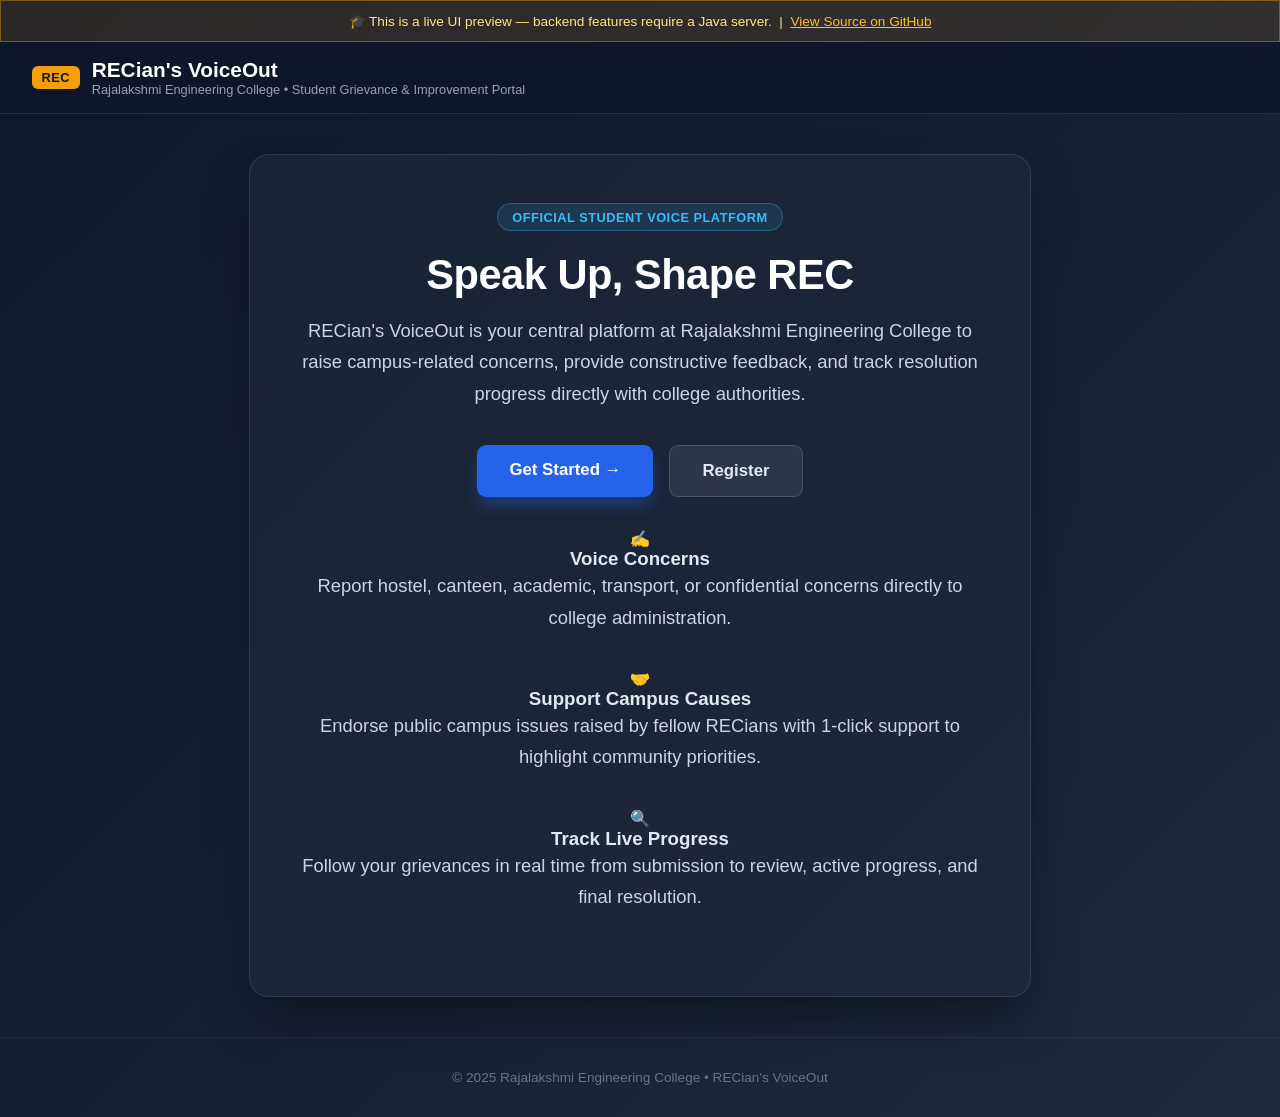
<file: docs/index.html>
<!DOCTYPE html>
<html lang="en">
<head>
    <meta charset="UTF-8">
    <meta name="viewport" content="width=device-width, initial-scale=1.0">
    <title>RECian's VoiceOut - Rajalakshmi Engineering College</title>
    <meta name="description" content="RECian's VoiceOut is the official student grievance and improvement portal for Rajalakshmi Engineering College. Raise concerns, track progress, and shape your campus.">
    <link rel="stylesheet" href="css/style.css">
    <style>
        .demo-notice {
            background: rgba(245, 158, 11, 0.12);
            border: 1px solid rgba(245, 158, 11, 0.4);
            color: #fde68a;
            padding: 0.75rem 1.25rem;
            text-align: center;
            font-size: 0.85rem;
        }
    </style>
</head>
<body>
    <div class="demo-notice">
        🎓 This is a live UI preview — backend features require a Java server. &nbsp;|&nbsp;
        <a href="https://github.com/raghulsankar18/RECians-VoiceOut-1" target="_blank" style="color:#fbbf24;">View Source on GitHub</a>
    </div>

    <header>
        <div class="logo-area">
            <span class="badge">REC</span>
            <div>
                <div class="title-text">RECian's VoiceOut</div>
                <div class="sub-tagline">Rajalakshmi Engineering College &bull; Student Grievance &amp; Improvement Portal</div>
            </div>
        </div>
    </header>

    <main class="container">
        <section class="hero-card">
            <span class="hero-tag">Official Student Voice Platform</span>
            <h1>Speak Up, Shape REC</h1>
            <p>
                RECian's VoiceOut is your central platform at Rajalakshmi Engineering College to raise campus-related
                concerns, provide constructive feedback, and track resolution progress directly with college authorities.
            </p>

            <div class="btn-group">
                <a href="student/login.html" class="btn btn-primary btn-large">Get Started &rarr;</a>
                <a href="student/register.html" class="btn btn-secondary btn-large">Register</a>
            </div>

            <div class="feature-grid">
                <div class="feature-item">
                    <div class="feature-icon">&#9997;</div>
                    <h3>Voice Concerns</h3>
                    <p>Report hostel, canteen, academic, transport, or confidential concerns directly to college administration.</p>
                </div>
                <div class="feature-item">
                    <div class="feature-icon">&#129309;</div>
                    <h3>Support Campus Causes</h3>
                    <p>Endorse public campus issues raised by fellow RECians with 1-click support to highlight community priorities.</p>
                </div>
                <div class="feature-item">
                    <div class="feature-icon">&#128269;</div>
                    <h3>Track Live Progress</h3>
                    <p>Follow your grievances in real time from submission to review, active progress, and final resolution.</p>
                </div>
            </div>
        </section>
    </main>

    <footer>
        &copy; 2025 Rajalakshmi Engineering College &bull; RECian's VoiceOut
    </footer>
</body>
</html>
</file>
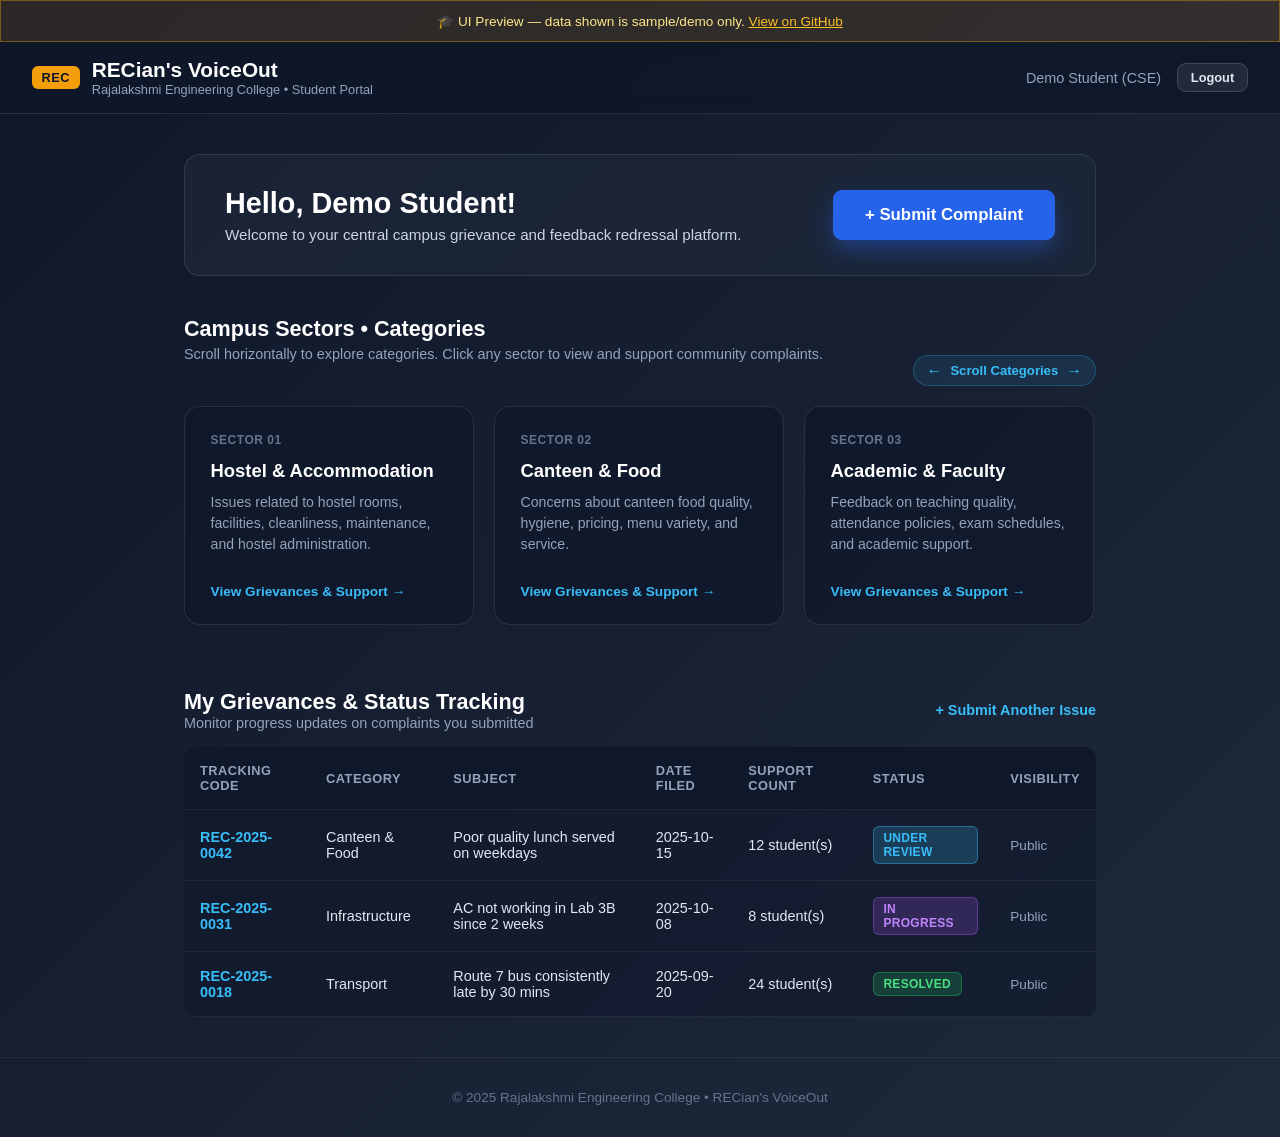
<file: docs/student/dashboard.html>
<!DOCTYPE html>
<html lang="en">
<head>
    <meta charset="UTF-8">
    <meta name="viewport" content="width=device-width, initial-scale=1.0">
    <title>Student Dashboard - RECian's VoiceOut</title>
    <meta name="description" content="Student dashboard for RECian's VoiceOut — view campus categories, submit and track grievances.">
    <link rel="stylesheet" href="../css/style.css">
    <style>
        .demo-notice { background: rgba(245,158,11,.12); border: 1px solid rgba(245,158,11,.4); color: #fde68a; padding: .75rem 1.25rem; text-align:center; font-size:.85rem; }
        .demo-notice a { color: #fbbf24; }
    </style>
</head>
<body>
    <div class="demo-notice">
        🎓 UI Preview — data shown is sample/demo only.
        <a href="https://github.com/raghulsankar18/RECians-VoiceOut-1" target="_blank">View on GitHub</a>
    </div>

    <header>
        <div class="logo-area">
            <span class="badge">REC</span>
            <div>
                <div class="title-text">RECian's VoiceOut</div>
                <div class="sub-tagline">Rajalakshmi Engineering College &bull; Student Portal</div>
            </div>
        </div>
        <div style="display:flex;align-items:center;gap:1rem;">
            <span style="font-size:.9rem;color:#94a3b8;">Demo Student (CSE)</span>
            <a href="login.html" class="btn btn-secondary" style="padding:.4rem .8rem;font-size:.8rem;">Logout</a>
        </div>
    </header>

    <main class="container">
        <!-- Dashboard Greeting -->
        <div class="dashboard-greeting">
            <div>
                <h2>Hello, Demo Student!</h2>
                <p>Welcome to your central campus grievance and feedback redressal platform.</p>
            </div>
            <div>
                <a href="submit-complaint.html" class="btn btn-primary btn-large submit-cta-btn">&#43; Submit Complaint</a>
            </div>
        </div>

        <!-- Categories Carousel -->
        <div class="carousel-header-area">
            <div>
                <h3 class="section-heading">Campus Sectors &bull; Categories</h3>
                <p class="section-subheading">Scroll horizontally to explore categories. Click any sector to view and support community complaints.</p>
            </div>
            <div class="carousel-nav-hint">
                <span class="scroll-arrow">&larr;</span>
                <span>Scroll Categories</span>
                <span class="scroll-arrow">&rarr;</span>
            </div>
        </div>

        <div class="category-carousel-wrapper">
            <div class="category-carousel" id="categoryCarousel">
                <a href="#" class="carousel-card" onclick="alert('Requires live backend'); return false;">
                    <div class="carousel-card-top"><span class="category-index">Sector 01</span></div>
                    <h4>Hostel &amp; Accommodation</h4>
                    <p>Issues related to hostel rooms, facilities, cleanliness, maintenance, and hostel administration.</p>
                    <span class="card-action">View Grievances &amp; Support &rarr;</span>
                </a>
                <a href="#" class="carousel-card" onclick="alert('Requires live backend'); return false;">
                    <div class="carousel-card-top"><span class="category-index">Sector 02</span></div>
                    <h4>Canteen &amp; Food</h4>
                    <p>Concerns about canteen food quality, hygiene, pricing, menu variety, and service.</p>
                    <span class="card-action">View Grievances &amp; Support &rarr;</span>
                </a>
                <a href="#" class="carousel-card" onclick="alert('Requires live backend'); return false;">
                    <div class="carousel-card-top"><span class="category-index">Sector 03</span></div>
                    <h4>Academic &amp; Faculty</h4>
                    <p>Feedback on teaching quality, attendance policies, exam schedules, and academic support.</p>
                    <span class="card-action">View Grievances &amp; Support &rarr;</span>
                </a>
                <a href="#" class="carousel-card" onclick="alert('Requires live backend'); return false;">
                    <div class="carousel-card-top"><span class="category-index">Sector 04</span></div>
                    <h4>Transport &amp; Bus</h4>
                    <p>Complaints and suggestions related to college bus routes, timings, driver conduct, and vehicle condition.</p>
                    <span class="card-action">View Grievances &amp; Support &rarr;</span>
                </a>
                <a href="#" class="carousel-card" onclick="alert('Requires live backend'); return false;">
                    <div class="carousel-card-top"><span class="category-index">Sector 05</span></div>
                    <h4>Infrastructure &amp; Facilities</h4>
                    <p>Issues with classrooms, labs, restrooms, electricity, water supply, and campus maintenance.</p>
                    <span class="card-action">View Grievances &amp; Support &rarr;</span>
                </a>
                <a href="#" class="carousel-card category-confidential" onclick="alert('Requires live backend'); return false;">
                    <div class="carousel-card-top">
                        <span class="category-index">Sector 06</span>
                        <span class="badge-confidential">&#128274; Confidential</span>
                    </div>
                    <h4>Confidential Concerns</h4>
                    <p>Private and sensitive issues visible only to you and college authorities. Complete anonymity guaranteed.</p>
                    <span class="card-action">Submit Privately &rarr;</span>
                </a>
            </div>
        </div>

        <!-- My Grievances Table -->
        <div class="recent-section" style="margin-top:2.5rem;">
            <div style="display:flex;justify-content:space-between;align-items:center;margin-bottom:1rem;">
                <div>
                    <h3 class="section-heading" style="margin:0;">My Grievances &amp; Status Tracking</h3>
                    <p class="section-subheading" style="margin:0;">Monitor progress updates on complaints you submitted</p>
                </div>
                <a href="submit-complaint.html" class="link-highlight" style="font-size:.9rem;">&#43; Submit Another Issue</a>
            </div>

            <div class="table-responsive">
                <table class="data-table">
                    <thead>
                        <tr>
                            <th>Tracking Code</th>
                            <th>Category</th>
                            <th>Subject</th>
                            <th>Date Filed</th>
                            <th>Support Count</th>
                            <th>Status</th>
                            <th>Visibility</th>
                        </tr>
                    </thead>
                    <tbody>
                        <tr>
                            <td><strong style="color:#38bdf8;">REC-2025-0042</strong></td>
                            <td>Canteen &amp; Food</td>
                            <td>Poor quality lunch served on weekdays</td>
                            <td>2025-10-15</td>
                            <td>12 student(s)</td>
                            <td><span class="status-badge status-under-review">Under Review</span></td>
                            <td><span style="color:#94a3b8;font-size:.85rem;">Public</span></td>
                        </tr>
                        <tr>
                            <td><strong style="color:#38bdf8;">REC-2025-0031</strong></td>
                            <td>Infrastructure</td>
                            <td>AC not working in Lab 3B since 2 weeks</td>
                            <td>2025-10-08</td>
                            <td>8 student(s)</td>
                            <td><span class="status-badge status-in-progress">In Progress</span></td>
                            <td><span style="color:#94a3b8;font-size:.85rem;">Public</span></td>
                        </tr>
                        <tr>
                            <td><strong style="color:#38bdf8;">REC-2025-0018</strong></td>
                            <td>Transport</td>
                            <td>Route 7 bus consistently late by 30 mins</td>
                            <td>2025-09-20</td>
                            <td>24 student(s)</td>
                            <td><span class="status-badge status-resolved">Resolved</span></td>
                            <td><span style="color:#94a3b8;font-size:.85rem;">Public</span></td>
                        </tr>
                    </tbody>
                </table>
            </div>
        </div>
    </main>

    <footer>
        &copy; 2025 Rajalakshmi Engineering College &bull; RECian's VoiceOut
    </footer>
</body>
</html>
</file>
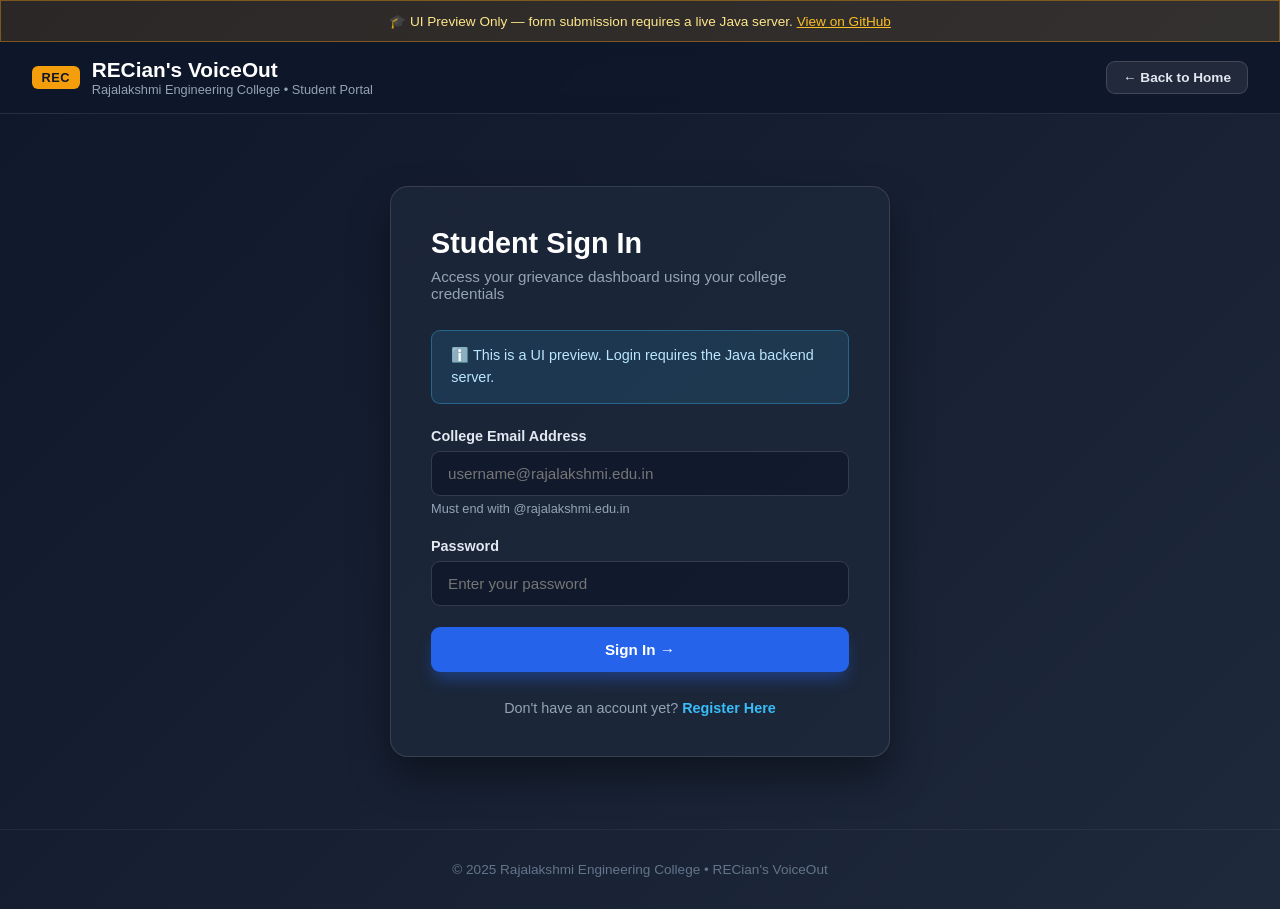
<file: docs/student/login.html>
<!DOCTYPE html>
<html lang="en">
<head>
    <meta charset="UTF-8">
    <meta name="viewport" content="width=device-width, initial-scale=1.0">
    <title>Student Sign In - RECian's VoiceOut</title>
    <meta name="description" content="Sign in to the RECian's VoiceOut student grievance portal using your college credentials.">
    <link rel="stylesheet" href="../css/style.css">
    <style>
        .demo-notice { background: rgba(245,158,11,.12); border: 1px solid rgba(245,158,11,.4); color: #fde68a; padding: .75rem 1.25rem; text-align:center; font-size:.85rem; }
        .demo-notice a { color: #fbbf24; }
    </style>
</head>
<body>
    <div class="demo-notice">
        🎓 UI Preview Only — form submission requires a live Java server.
        <a href="https://github.com/raghulsankar18/RECians-VoiceOut-1" target="_blank">View on GitHub</a>
    </div>

    <header>
        <div class="logo-area">
            <span class="badge">REC</span>
            <div>
                <a href="../index.html" style="text-decoration:none;color:inherit;">
                    <div class="title-text">RECian's VoiceOut</div>
                </a>
                <div class="sub-tagline">Rajalakshmi Engineering College &bull; Student Portal</div>
            </div>
        </div>
        <div>
            <a href="../index.html" class="btn btn-secondary" style="padding:.5rem 1rem;font-size:.85rem;">&larr; Back to Home</a>
        </div>
    </header>

    <main class="container">
        <div class="auth-card">
            <h2>Student Sign In</h2>
            <p class="subtitle">Access your grievance dashboard using your college credentials</p>

            <div class="alert alert-info">
                ℹ️ This is a UI preview. Login requires the Java backend server.
            </div>

            <form onsubmit="return false;">
                <div class="form-group">
                    <label for="email">College Email Address</label>
                    <input type="email" id="email" name="email" placeholder="username@rajalakshmi.edu.in" required>
                    <small class="form-hint">Must end with @rajalakshmi.edu.in</small>
                </div>
                <div class="form-group">
                    <label for="password">Password</label>
                    <input type="password" id="password" name="password" placeholder="Enter your password" required>
                </div>
                <button type="button" class="btn btn-primary btn-block" onclick="alert('Backend required for login. This is a UI preview.')">Sign In &rarr;</button>
            </form>

            <div class="auth-footer">
                Don't have an account yet?
                <a href="register.html" class="link-highlight">Register Here</a>
            </div>
        </div>
    </main>

    <footer>
        &copy; 2025 Rajalakshmi Engineering College &bull; RECian's VoiceOut
    </footer>
</body>
</html>
</file>
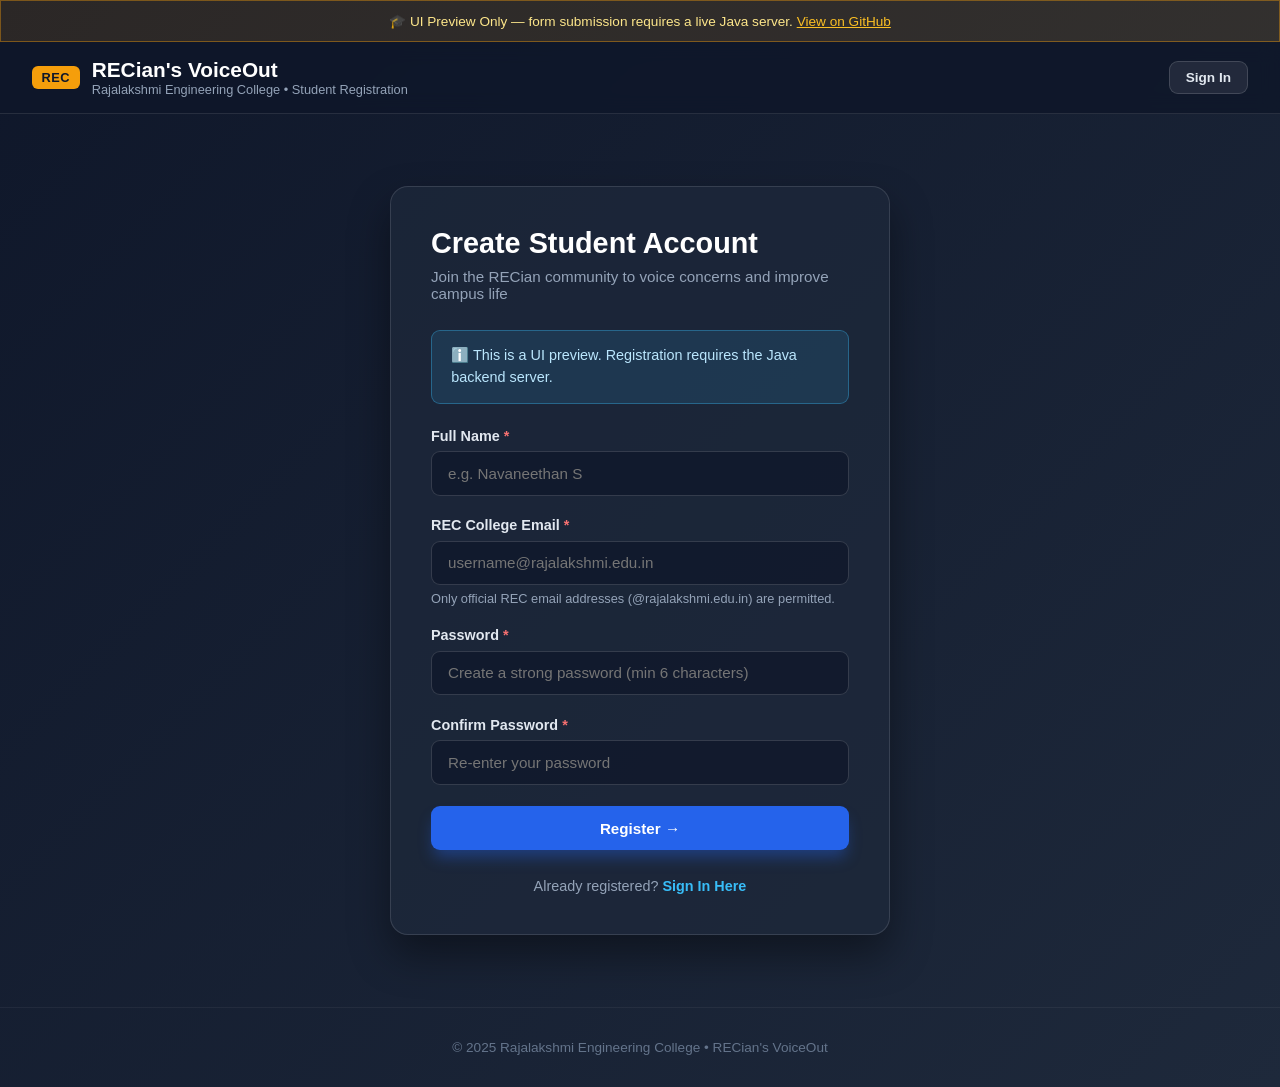
<file: docs/student/register.html>
<!DOCTYPE html>
<html lang="en">
<head>
    <meta charset="UTF-8">
    <meta name="viewport" content="width=device-width, initial-scale=1.0">
    <title>Student Registration - RECian's VoiceOut</title>
    <meta name="description" content="Register for the RECian's VoiceOut student grievance portal using your official college email.">
    <link rel="stylesheet" href="../css/style.css">
    <style>
        .demo-notice { background: rgba(245,158,11,.12); border: 1px solid rgba(245,158,11,.4); color: #fde68a; padding: .75rem 1.25rem; text-align:center; font-size:.85rem; }
        .demo-notice a { color: #fbbf24; }
    </style>
</head>
<body>
    <div class="demo-notice">
        🎓 UI Preview Only — form submission requires a live Java server.
        <a href="https://github.com/raghulsankar18/RECians-VoiceOut-1" target="_blank">View on GitHub</a>
    </div>

    <header>
        <div class="logo-area">
            <span class="badge">REC</span>
            <div>
                <a href="../index.html" style="text-decoration:none;color:inherit;">
                    <div class="title-text">RECian's VoiceOut</div>
                </a>
                <div class="sub-tagline">Rajalakshmi Engineering College &bull; Student Registration</div>
            </div>
        </div>
        <div>
            <a href="login.html" class="btn btn-secondary" style="padding:.5rem 1rem;font-size:.85rem;">Sign In</a>
        </div>
    </header>

    <main class="container">
        <div class="auth-card">
            <h2>Create Student Account</h2>
            <p class="subtitle">Join the RECian community to voice concerns and improve campus life</p>

            <div class="alert alert-info">
                ℹ️ This is a UI preview. Registration requires the Java backend server.
            </div>

            <form onsubmit="return false;">
                <div class="form-group">
                    <label for="fullName">Full Name <span class="required">*</span></label>
                    <input type="text" id="fullName" name="fullName" placeholder="e.g. Navaneethan S" required>
                </div>
                <div class="form-group">
                    <label for="email">REC College Email <span class="required">*</span></label>
                    <input type="email" id="email" name="email" placeholder="username@rajalakshmi.edu.in"
                           pattern=".+@rajalakshmi\.edu\.in$" title="Must end with @rajalakshmi.edu.in" required>
                    <small class="form-hint">Only official REC email addresses (@rajalakshmi.edu.in) are permitted.</small>
                </div>
                <div class="form-group">
                    <label for="password">Password <span class="required">*</span></label>
                    <input type="password" id="password" name="password"
                           placeholder="Create a strong password (min 6 characters)" minlength="6" required>
                </div>
                <div class="form-group">
                    <label for="confirmPassword">Confirm Password <span class="required">*</span></label>
                    <input type="password" id="confirmPassword" name="confirmPassword"
                           placeholder="Re-enter your password" minlength="6" required>
                </div>
                <button type="button" class="btn btn-primary btn-block"
                    onclick="alert('Backend required for registration. This is a UI preview.')">Register &rarr;</button>
            </form>

            <div class="auth-footer">
                Already registered?
                <a href="login.html" class="link-highlight">Sign In Here</a>
            </div>
        </div>
    </main>

    <footer>
        &copy; 2025 Rajalakshmi Engineering College &bull; RECian's VoiceOut
    </footer>
</body>
</html>
</file>
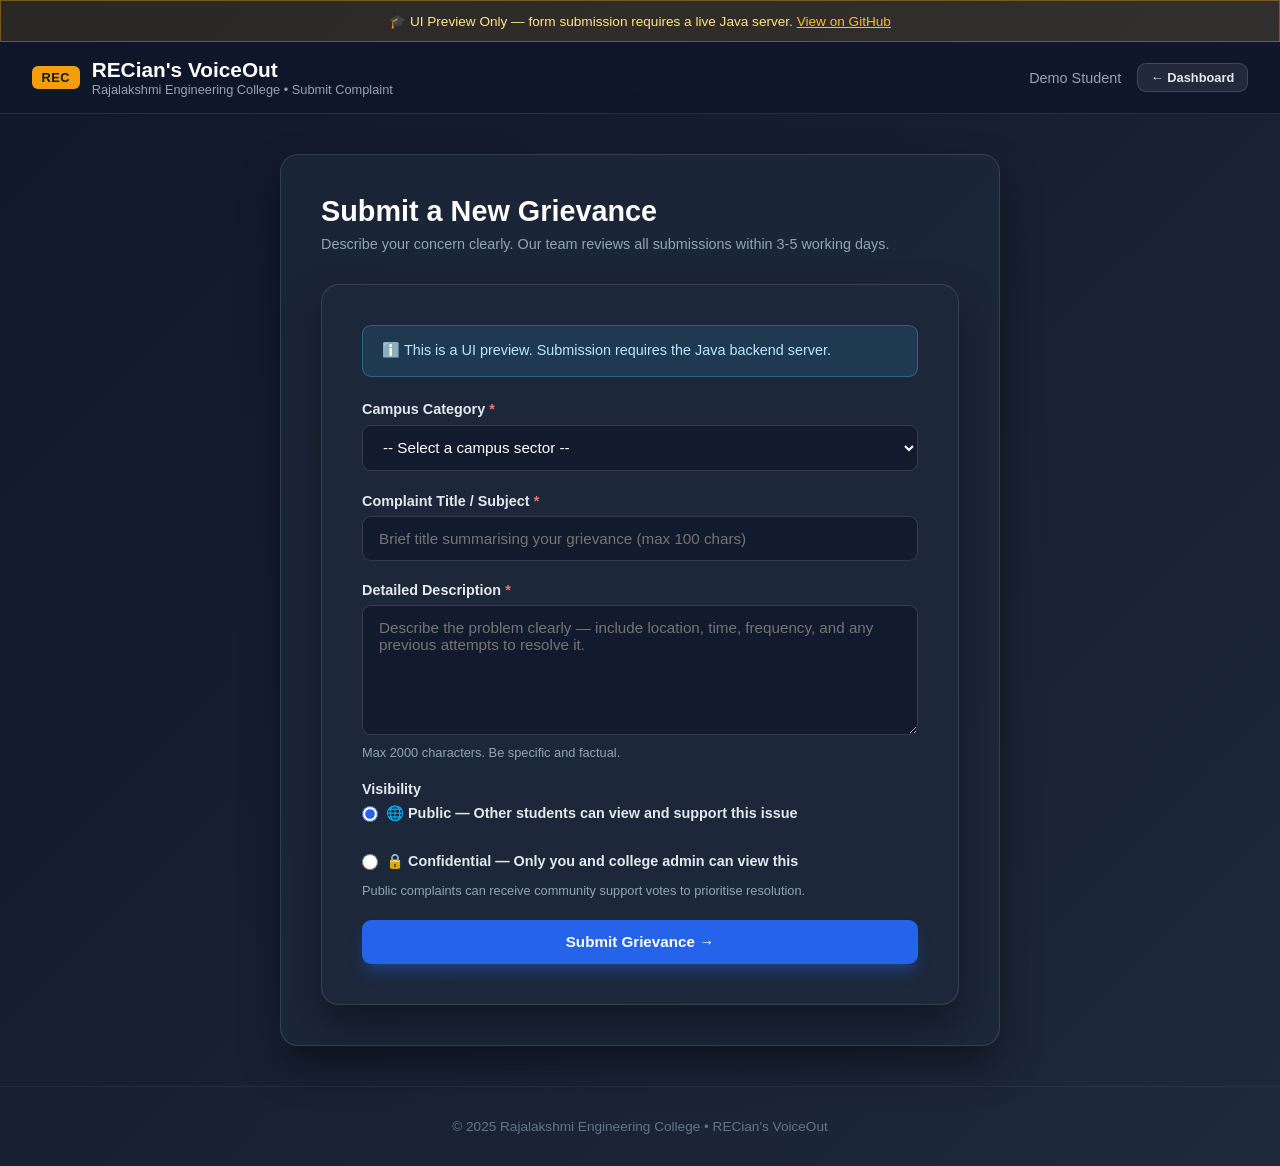
<file: docs/student/submit-complaint.html>
<!DOCTYPE html>
<html lang="en">
<head>
    <meta charset="UTF-8">
    <meta name="viewport" content="width=device-width, initial-scale=1.0">
    <title>Submit Complaint - RECian's VoiceOut</title>
    <meta name="description" content="Submit a campus grievance or feedback on RECian's VoiceOut portal for Rajalakshmi Engineering College.">
    <link rel="stylesheet" href="../css/style.css">
    <style>
        .demo-notice { background: rgba(245,158,11,.12); border: 1px solid rgba(245,158,11,.4); color: #fde68a; padding: .75rem 1.25rem; text-align:center; font-size:.85rem; }
        .demo-notice a { color: #fbbf24; }
        .form-container { max-width: 720px; margin: 0 auto; }
        .form-header { margin-bottom: 2rem; }
        .radio-group { display: flex; gap: 1.5rem; flex-wrap: wrap; margin-top: .5rem; }
        .radio-option { display: flex; align-items: center; gap: .5rem; cursor: pointer; }
        .radio-option input { accent-color: #2563eb; width: 1rem; height: 1rem; }
    </style>
</head>
<body>
    <div class="demo-notice">
        🎓 UI Preview Only — form submission requires a live Java server.
        <a href="https://github.com/raghulsankar18/RECians-VoiceOut-1" target="_blank">View on GitHub</a>
    </div>

    <header>
        <div class="logo-area">
            <span class="badge">REC</span>
            <div>
                <a href="../index.html" style="text-decoration:none;color:inherit;">
                    <div class="title-text">RECian's VoiceOut</div>
                </a>
                <div class="sub-tagline">Rajalakshmi Engineering College &bull; Submit Complaint</div>
            </div>
        </div>
        <div style="display:flex;align-items:center;gap:1rem;">
            <span style="font-size:.9rem;color:#94a3b8;">Demo Student</span>
            <a href="dashboard.html" class="btn btn-secondary" style="padding:.4rem .8rem;font-size:.8rem;">&larr; Dashboard</a>
        </div>
    </header>

    <main class="container">
        <div class="form-container">
            <div class="form-header">
                <h2 class="section-heading">Submit a New Grievance</h2>
                <p class="section-subheading">Describe your concern clearly. Our team reviews all submissions within 3-5 working days.</p>
            </div>

            <div class="form-container" style="background:rgba(30,41,59,0.75);border:1px solid rgba(255,255,255,0.12);border-radius:18px;padding:2.5rem;box-shadow:0 20px 40px rgba(0,0,0,0.4);">
                <div class="alert alert-info">
                    ℹ️ This is a UI preview. Submission requires the Java backend server.
                </div>

                <form onsubmit="return false;">
                    <div class="form-group">
                        <label for="category">Campus Category <span class="required">*</span></label>
                        <select id="category" name="categoryId" required>
                            <option value="">-- Select a campus sector --</option>
                            <option value="1">Hostel &amp; Accommodation</option>
                            <option value="2">Canteen &amp; Food</option>
                            <option value="3">Academic &amp; Faculty</option>
                            <option value="4">Transport &amp; Bus</option>
                            <option value="5">Infrastructure &amp; Facilities</option>
                            <option value="6">Confidential Concerns (Private)</option>
                        </select>
                    </div>

                    <div class="form-group">
                        <label for="title">Complaint Title / Subject <span class="required">*</span></label>
                        <input type="text" id="title" name="title"
                               placeholder="Brief title summarising your grievance (max 100 chars)"
                               maxlength="100" required>
                    </div>

                    <div class="form-group">
                        <label for="description">Detailed Description <span class="required">*</span></label>
                        <textarea id="description" name="description" rows="6"
                                  placeholder="Describe the problem clearly — include location, time, frequency, and any previous attempts to resolve it."
                                  maxlength="2000" required></textarea>
                        <small class="form-hint">Max 2000 characters. Be specific and factual.</small>
                    </div>

                    <div class="form-group">
                        <label>Visibility</label>
                        <div class="radio-group">
                            <label class="radio-option">
                                <input type="radio" name="isConfidential" value="false" checked>
                                <span>🌐 <strong>Public</strong> — Other students can view and support this issue</span>
                            </label>
                            <label class="radio-option">
                                <input type="radio" name="isConfidential" value="true">
                                <span>🔒 <strong>Confidential</strong> — Only you and college admin can view this</span>
                            </label>
                        </div>
                        <small class="form-hint">Public complaints can receive community support votes to prioritise resolution.</small>
                    </div>

                    <button type="button" class="btn btn-primary btn-block"
                        onclick="alert('Backend required for submission. This is a UI preview.')">
                        Submit Grievance &rarr;
                    </button>
                </form>
            </div>
        </div>
    </main>

    <footer>
        &copy; 2025 Rajalakshmi Engineering College &bull; RECian's VoiceOut
    </footer>
</body>
</html>
</file>
<file: docs/css/style.css>
/* RECian's VoiceOut - Clean, Modern Minimal CSS */
* {
    margin: 0;
    padding: 0;
    box-sizing: border-box;
    font-family: -apple-system, BlinkMacSystemFont, "Segoe UI", Roboto, Oxygen, Ubuntu, Cantarell, "Helvetica Neue", sans-serif;
}

body {
    background: linear-gradient(135deg, #0f172a 0%, #1e293b 100%);
    color: #e2e8f0;
    min-height: 100vh;
    display: flex;
    flex-direction: column;
}

/* Header & Navigation */
header {
    background: rgba(15, 23, 42, 0.85);
    backdrop-filter: blur(10px);
    border-bottom: 1px solid rgba(255, 255, 255, 0.1);
    padding: 1rem 2rem;
    display: flex;
    justify-content: space-between;
    align-items: center;
}

.logo-area {
    display: flex;
    align-items: center;
    gap: 0.75rem;
}

.badge {
    background: #f59e0b;
    color: #0f172a;
    font-weight: 700;
    padding: 0.25rem 0.6rem;
    border-radius: 6px;
    font-size: 0.8rem;
    letter-spacing: 0.5px;
}

.title-text {
    font-size: 1.3rem;
    font-weight: 700;
    color: #ffffff;
}

.sub-tagline {
    font-size: 0.8rem;
    color: #94a3b8;
}

/* Main Container */
.container {
    max-width: 960px;
    margin: 2.5rem auto;
    padding: 0 1.5rem;
    flex: 1;
}

/* Hero Landing Card */
.hero-card {
    background: rgba(30, 41, 59, 0.7);
    border: 1px solid rgba(255, 255, 255, 0.1);
    border-radius: 20px;
    padding: 3rem 2.5rem;
    box-shadow: 0 25px 50px -12px rgba(0, 0, 0, 0.5);
    text-align: center;
}

.hero-tag {
    display: inline-block;
    background: rgba(56, 189, 248, 0.12);
    color: #38bdf8;
    border: 1px solid rgba(56, 189, 248, 0.3);
    padding: 0.35rem 0.9rem;
    border-radius: 9999px;
    font-size: 0.8rem;
    font-weight: 600;
    letter-spacing: 0.5px;
    margin-bottom: 1.25rem;
    text-transform: uppercase;
}

.hero-card h1 {
    font-size: 2.6rem;
    margin-bottom: 1rem;
    color: #ffffff;
    font-weight: 800;
    letter-spacing: -0.5px;
}

.hero-card p {
    color: #cbd5e1;
    font-size: 1.15rem;
    line-height: 1.7;
    max-width: 700px;
    margin: 0 auto 2.25rem auto;
}

/* Auth & Form Cards */
.auth-card, .form-container, .confirmation-card {
    background: rgba(30, 41, 59, 0.75);
    border: 1px solid rgba(255, 255, 255, 0.12);
    border-radius: 18px;
    padding: 2.5rem;
    box-shadow: 0 20px 40px rgba(0, 0, 0, 0.4);
}

.auth-card {
    max-width: 500px;
    margin: 2rem auto;
}

.auth-card h2, .form-header h2 {
    font-size: 1.8rem;
    color: #ffffff;
    margin-bottom: 0.5rem;
}

.subtitle {
    color: #94a3b8;
    font-size: 0.95rem;
    margin-bottom: 1.75rem;
}

.form-group {
    margin-bottom: 1.35rem;
}

label {
    display: block;
    margin-bottom: 0.45rem;
    font-size: 0.9rem;
    font-weight: 600;
    color: #e2e8f0;
}

.required {
    color: #f87171;
}

input[type="text"],
input[type="email"],
input[type="password"],
select,
textarea {
    width: 100%;
    padding: 0.8rem 1rem;
    background: rgba(15, 23, 42, 0.75);
    border: 1px solid rgba(255, 255, 255, 0.15);
    border-radius: 9px;
    color: #ffffff;
    font-size: 0.95rem;
    outline: none;
    transition: border-color 0.2s, box-shadow 0.2s;
}

input:focus, select:focus, textarea:focus {
    border-color: #38bdf8;
    box-shadow: 0 0 0 3px rgba(56, 189, 248, 0.2);
}

.form-hint {
    display: block;
    font-size: 0.8rem;
    color: #94a3b8;
    margin-top: 0.35rem;
}

.user-strip {
    background: rgba(15, 23, 42, 0.6);
    border: 1px solid rgba(255, 255, 255, 0.08);
    border-radius: 8px;
    padding: 0.75rem 1rem;
    margin-bottom: 1.5rem;
    font-size: 0.88rem;
}

/* Alerts */
.alert {
    padding: 0.9rem 1.2rem;
    border-radius: 9px;
    font-size: 0.9rem;
    margin-bottom: 1.5rem;
    line-height: 1.5;
}

.alert-error {
    background: rgba(239, 68, 68, 0.15);
    border: 1px solid rgba(239, 68, 68, 0.4);
    color: #fca5a5;
}

.alert-success {
    background: rgba(34, 197, 94, 0.15);
    border: 1px solid rgba(34, 197, 94, 0.4);
    color: #86efac;
}

.alert-info {
    background: rgba(56, 189, 248, 0.12);
    border: 1px solid rgba(56, 189, 248, 0.35);
    color: #bae6fd;
}

.alert-confidential {
    background: rgba(168, 85, 247, 0.15);
    border: 1px solid rgba(168, 85, 247, 0.45);
    color: #e9d5ff;
}

.alert-notice {
    background: rgba(245, 158, 11, 0.12);
    border: 1px solid rgba(245, 158, 11, 0.35);
    color: #fde68a;
}

/* Action Buttons */
.btn-group {
    display: flex;
    justify-content: center;
    gap: 1rem;
    margin-bottom: 2rem;
    flex-wrap: wrap;
}

.btn {
    display: inline-block;
    padding: 0.85rem 1.75rem;
    border-radius: 9px;
    text-decoration: none;
    font-weight: 600;
    font-size: 0.95rem;
    cursor: pointer;
    transition: all 0.2s ease;
    border: none;
    text-align: center;
}

.btn-large {
    padding: 0.95rem 2rem;
    font-size: 1.05rem;
}

.btn-block {
    width: 100%;
}

.btn-primary {
    background: #2563eb;
    color: #ffffff;
    box-shadow: 0 10px 15px -3px rgba(37, 99, 235, 0.4);
}

.btn-primary:hover {
    background: #1d4ed8;
    transform: translateY(-2px);
}

.btn-secondary {
    background: rgba(255, 255, 255, 0.08);
    color: #e2e8f0;
    border: 1px solid rgba(255, 255, 255, 0.15);
}

.btn-secondary:hover {
    background: rgba(255, 255, 255, 0.15);
    transform: translateY(-2px);
}

.auth-footer {
    text-align: center;
    margin-top: 1.75rem;
    font-size: 0.9rem;
    color: #94a3b8;
}

.link-highlight {
    color: #38bdf8;
    text-decoration: none;
    font-weight: 600;
}

.link-highlight:hover {
    text-decoration: underline;
}

/* Dashboard Greeting */
.dashboard-greeting {
    background: rgba(30, 41, 59, 0.7);
    border: 1px solid rgba(255, 255, 255, 0.1);
    border-radius: 16px;
    padding: 2rem 2.5rem;
    display: flex;
    justify-content: space-between;
    align-items: center;
    margin-bottom: 2.5rem;
    flex-wrap: wrap;
    gap: 1.5rem;
}

.dashboard-greeting h2 {
    font-size: 1.8rem;
    color: #ffffff;
    margin-bottom: 0.4rem;
}

.dashboard-greeting p {
    color: #cbd5e1;
    font-size: 0.95rem;
}

.section-heading {
    font-size: 1.35rem;
    color: #ffffff;
    margin-bottom: 0.25rem;
}

.section-subheading {
    font-size: 0.9rem;
    color: #94a3b8;
    margin-bottom: 1.5rem;
}

/* Category Grid */
.category-grid {
    display: grid;
    grid-template-columns: repeat(auto-fit, minmax(260px, 1fr));
    gap: 1.25rem;
    margin-bottom: 3rem;
}

.category-card {
    background: rgba(15, 23, 42, 0.65);
    border: 1px solid rgba(255, 255, 255, 0.08);
    border-radius: 14px;
    padding: 1.5rem;
    text-decoration: none;
    color: inherit;
    display: flex;
    flex-direction: column;
    justify-content: space-between;
    transition: transform 0.2s ease, border-color 0.2s ease, box-shadow 0.2s ease;
}

.category-card:hover {
    transform: translateY(-3px);
    border-color: rgba(56, 189, 248, 0.4);
    box-shadow: 0 10px 20px rgba(0, 0, 0, 0.3);
}

.category-confidential {
    border-color: rgba(168, 85, 247, 0.3);
}

.category-confidential:hover {
    border-color: rgba(168, 85, 247, 0.7);
}

.category-header {
    display: flex;
    flex-direction: column;
    gap: 0.35rem;
    margin-bottom: 0.6rem;
}

.category-card h4 {
    font-size: 1.1rem;
    color: #ffffff;
}

.category-card p {
    font-size: 0.85rem;
    color: #94a3b8;
    line-height: 1.5;
    margin-bottom: 1rem;
}

.card-action {
    font-size: 0.85rem;
    font-weight: 600;
    color: #38bdf8;
}

.badge-confidential {
    display: inline-block;
    background: rgba(168, 85, 247, 0.2);
    color: #d8b4fe;
    border: 1px solid rgba(168, 85, 247, 0.4);
    padding: 0.2rem 0.5rem;
    border-radius: 4px;
    font-size: 0.75rem;
    font-weight: 600;
}

/* Data Tables */
.table-responsive {
    overflow-x: auto;
}

.data-table {
    width: 100%;
    border-collapse: collapse;
    font-size: 0.9rem;
    background: rgba(15, 23, 42, 0.5);
    border-radius: 12px;
    overflow: hidden;
}

.data-table th, .data-table td {
    padding: 1rem;
    text-align: left;
    border-bottom: 1px solid rgba(255, 255, 255, 0.06);
}

.data-table th {
    background: rgba(15, 23, 42, 0.85);
    color: #94a3b8;
    font-size: 0.8rem;
    text-transform: uppercase;
    letter-spacing: 0.5px;
}

.data-table tr:hover {
    background: rgba(255, 255, 255, 0.02);
}

/* Status Badges */
.status-badge {
    display: inline-block;
    padding: 0.25rem 0.6rem;
    border-radius: 6px;
    font-size: 0.75rem;
    font-weight: 700;
    letter-spacing: 0.3px;
    text-transform: uppercase;
}

.status-pending {
    background: rgba(245, 158, 11, 0.2);
    color: #fbbf24;
    border: 1px solid rgba(245, 158, 11, 0.4);
}

.status-under-review {
    background: rgba(56, 189, 248, 0.2);
    color: #38bdf8;
    border: 1px solid rgba(56, 189, 248, 0.4);
}

.status-in-progress {
    background: rgba(168, 85, 247, 0.2);
    color: #c084fc;
    border: 1px solid rgba(168, 85, 247, 0.4);
}

.status-resolved {
    background: rgba(34, 197, 94, 0.2);
    color: #4ade80;
    border: 1px solid rgba(34, 197, 94, 0.4);
}

.status-rejected {
    background: rgba(239, 68, 68, 0.2);
    color: #f87171;
    border: 1px solid rgba(239, 68, 68, 0.4);
}

/* Confirmation Card */
.confirmation-card {
    text-align: center;
    max-width: 650px;
    margin: 1.5rem auto;
}

.confirmation-icon {
    display: inline-flex;
    align-items: center;
    justify-content: center;
    width: 60px;
    height: 60px;
    border-radius: 50%;
    background: rgba(34, 197, 94, 0.2);
    color: #22c55e;
    font-size: 2rem;
    margin-bottom: 1.25rem;
    border: 2px solid rgba(34, 197, 94, 0.4);
}

.tracking-box {
    background: rgba(15, 23, 42, 0.75);
    border: 1px dashed rgba(56, 189, 248, 0.4);
    border-radius: 12px;
    padding: 1.5rem;
    margin: 1.75rem 0;
}

.tracking-label {
    font-size: 0.8rem;
    text-transform: uppercase;
    letter-spacing: 1px;
    color: #94a3b8;
    margin-bottom: 0.4rem;
}

.tracking-code {
    font-size: 1.8rem;
    font-weight: 800;
    color: #38bdf8;
    letter-spacing: 1.5px;
    font-family: monospace;
}

.tracking-status {
    margin-top: 0.75rem;
    font-size: 0.9rem;
    color: #cbd5e1;
}

.empty-state {
    background: rgba(15, 23, 42, 0.5);
    border: 1px dashed rgba(255, 255, 255, 0.15);
    border-radius: 12px;
    padding: 2.5rem;
    text-align: center;
    color: #94a3b8;
}

/* Footer */
footer {
    text-align: center;
    padding: 2rem;
    color: #64748b;
    font-size: 0.85rem;
    border-top: 1px solid rgba(255, 255, 255, 0.05);
}

/* =====================================================================
   Horizontal Category Carousel (Stage UI Update)
   ===================================================================== */
.carousel-header-area {
    display: flex;
    justify-content: space-between;
    align-items: flex-end;
    margin-bottom: 1rem;
    flex-wrap: wrap;
    gap: 0.75rem;
}

.carousel-nav-hint {
    display: flex;
    align-items: center;
    gap: 0.5rem;
    color: #38bdf8;
    font-size: 0.82rem;
    font-weight: 600;
    background: rgba(56, 189, 248, 0.1);
    border: 1px solid rgba(56, 189, 248, 0.25);
    padding: 0.35rem 0.8rem;
    border-radius: 9999px;
}

.scroll-arrow {
    font-size: 1rem;
    animation: bounceHorizontal 1.5s infinite;
}

@keyframes bounceHorizontal {
    0%, 100% { transform: translateX(0); }
    50% { transform: translateX(3px); }
}

.category-carousel-wrapper {
    position: relative;
    margin: 0 -0.5rem;
    padding: 0.25rem 0.5rem;
}

.category-carousel {
    display: flex;
    gap: 1.25rem;
    overflow-x: auto;
    scroll-snap-type: x mandatory;
    scroll-behavior: smooth;
    padding-bottom: 1.25rem;
    -webkit-overflow-scrolling: touch;
}

.category-carousel::-webkit-scrollbar {
    height: 7px;
}

.category-carousel::-webkit-scrollbar-track {
    background: rgba(15, 23, 42, 0.7);
    border-radius: 9999px;
}

.category-carousel::-webkit-scrollbar-thumb {
    background: #3b82f6;
    border-radius: 9999px;
}

.category-carousel::-webkit-scrollbar-thumb:hover {
    background: #60a5fa;
}

.carousel-card {
    flex: 0 0 290px;
    scroll-snap-align: start;
    background: rgba(15, 23, 42, 0.75);
    border: 1px solid rgba(255, 255, 255, 0.1);
    border-radius: 16px;
    padding: 1.6rem;
    text-decoration: none;
    color: inherit;
    display: flex;
    flex-direction: column;
    justify-content: space-between;
    transition: transform 0.2s ease, border-color 0.2s ease, box-shadow 0.2s ease;
}

.carousel-card:hover {
    transform: translateY(-4px);
    border-color: rgba(56, 189, 248, 0.5);
    box-shadow: 0 14px 28px rgba(0, 0, 0, 0.4);
}

.carousel-card-top {
    display: flex;
    justify-content: space-between;
    align-items: center;
    margin-bottom: 0.75rem;
}

.category-index {
    font-size: 0.75rem;
    font-weight: 700;
    letter-spacing: 0.5px;
    color: #64748b;
    text-transform: uppercase;
}

.carousel-card h4 {
    font-size: 1.15rem;
    color: #ffffff;
    margin-bottom: 0.5rem;
    line-height: 1.35;
}

.carousel-card p {
    font-size: 0.88rem;
    color: #94a3b8;
    line-height: 1.5;
    margin-bottom: 1.25rem;
    flex-grow: 1;
}

.submit-cta-btn {
    box-shadow: 0 10px 25px -3px rgba(37, 99, 235, 0.5);
}

/* =====================================================================
   Category Detail & Support Pages
   ===================================================================== */
.category-banner {
    background: rgba(30, 41, 59, 0.7);
    border: 1px solid rgba(255, 255, 255, 0.1);
    border-radius: 18px;
    padding: 2.25rem;
    margin-bottom: 2rem;
}

.category-banner-confidential {
    border-color: rgba(168, 85, 247, 0.4);
    background: rgba(46, 16, 77, 0.35);
}

.category-banner-header {
    display: flex;
    justify-content: space-between;
    align-items: flex-start;
    gap: 1.5rem;
    flex-wrap: wrap;
}

.category-banner h2 {
    font-size: 2rem;
    color: #ffffff;
    margin-bottom: 0.5rem;
}

.category-banner p {
    color: #cbd5e1;
    font-size: 1.05rem;
    max-width: 700px;
}

.confidential-protection-card {
    background: rgba(46, 16, 77, 0.4);
    border: 1px solid rgba(168, 85, 247, 0.4);
    border-radius: 16px;
    padding: 3rem 2rem;
    text-align: center;
    max-width: 650px;
    margin: 2rem auto;
}

.confidential-protection-card h3 {
    font-size: 1.6rem;
    color: #f3e8ff;
    margin-bottom: 0.75rem;
}

.confidential-protection-card p {
    color: #d8b4fe;
    line-height: 1.6;
    font-size: 0.98rem;
}

.complaint-card-list {
    display: flex;
    flex-direction: column;
    gap: 1.25rem;
}

.complaint-card {
    background: rgba(15, 23, 42, 0.65);
    border: 1px solid rgba(255, 255, 255, 0.08);
    border-radius: 14px;
    padding: 1.75rem;
    transition: border-color 0.2s ease, transform 0.2s ease;
}

.complaint-card:hover {
    border-color: rgba(255, 255, 255, 0.18);
    transform: translateY(-2px);
}

.complaint-card-top {
    display: flex;
    justify-content: space-between;
    align-items: center;
    margin-bottom: 0.75rem;
    gap: 1rem;
    flex-wrap: wrap;
}

.complaint-meta {
    display: flex;
    align-items: center;
    gap: 0.75rem;
}

.complaint-code-tag {
    font-family: monospace;
    font-weight: 700;
    color: #38bdf8;
    background: rgba(56, 189, 248, 0.12);
    border: 1px solid rgba(56, 189, 248, 0.25);
    padding: 0.2rem 0.55rem;
    border-radius: 6px;
    font-size: 0.85rem;
}

.complaint-date {
    font-size: 0.82rem;
    color: #94a3b8;
}

.complaint-title {
    font-size: 1.2rem;
    color: #ffffff;
    margin-bottom: 0.6rem;
}

.complaint-desc {
    color: #cbd5e1;
    font-size: 0.95rem;
    line-height: 1.6;
    margin-bottom: 1.25rem;
}

.complaint-card-footer {
    display: flex;
    justify-content: space-between;
    align-items: center;
    border-top: 1px solid rgba(255, 255, 255, 0.06);
    padding-top: 1rem;
    flex-wrap: wrap;
    gap: 1rem;
}

.support-count-display {
    display: flex;
    align-items: center;
    gap: 0.5rem;
    color: #e2e8f0;
    font-size: 0.92rem;
}

.support-icon {
    font-size: 1.1rem;
}

.btn-support {
    background: #0284c7;
    color: #ffffff;
    border: none;
    padding: 0.6rem 1.25rem;
    border-radius: 8px;
    font-size: 0.88rem;
    font-weight: 600;
    cursor: pointer;
    transition: background 0.2s ease, transform 0.2s ease;
}

.btn-support:hover {
    background: #0369a1;
    transform: translateY(-2px);
}

.badge-supported {
    display: inline-flex;
    align-items: center;
    gap: 0.35rem;
    background: rgba(34, 197, 94, 0.18);
    color: #4ade80;
    border: 1px solid rgba(34, 197, 94, 0.4);
    padding: 0.45rem 1rem;
    border-radius: 8px;
    font-size: 0.88rem;
    font-weight: 600;
}
</file>
